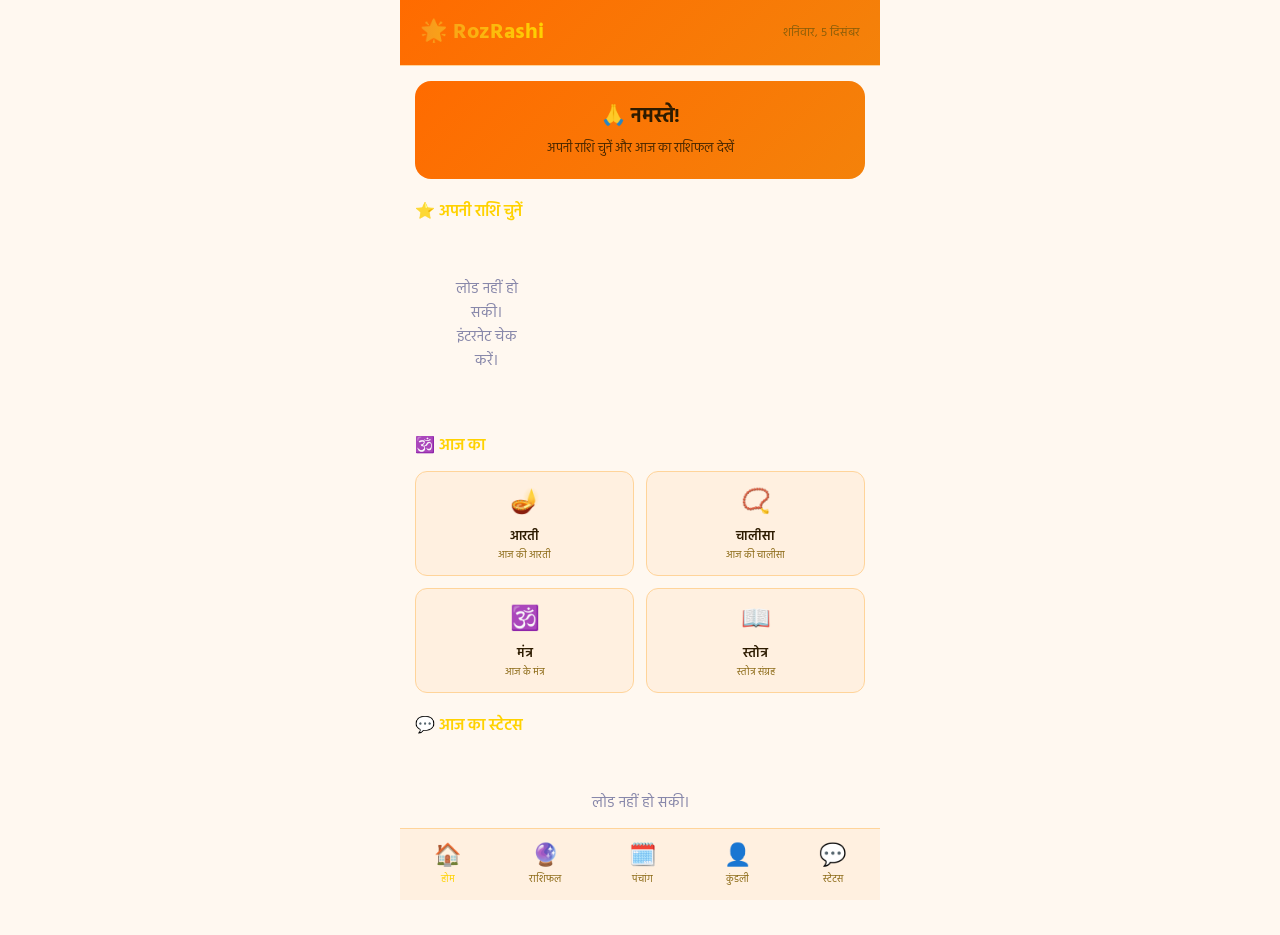
<file: templates/index.html>
<!DOCTYPE html>
<html lang="hi">
<head>
    <meta charset="UTF-8">
    <meta name="viewport" content="width=device-width, initial-scale=1.0">
    <meta name="color-scheme" content="light">
    <title>RozRashi</title>
    <link rel="stylesheet" href="/static/style.css">
</head>
<body>

<!-- ===== HEADER ===== -->
<div class="header">
    <h1>🌟 RozRashi</h1>
    <span class="date" id="today-date"></span>
</div>

<!-- ===== TOAST MESSAGE ===== -->
<div class="toast" id="toast">✅ कॉपी हो गया!</div>

<!-- ===== HOME SCREEN ===== -->
<div class="screen active" id="screen-home">
    <div class="welcome-card">
        <h2>🙏 नमस्ते!</h2>
        <p>अपनी राशि चुनें और आज का राशिफल देखें</p>
    </div>

    <div class="section-title">⭐ अपनी राशि चुनें</div>
    <div class="rashi-grid" id="rashi-grid">
        <div class="loading">राशि लोड हो रही है...</div>
    </div>

    <div class="section-title">🕉️ आज का</div>
    <div class="rashi-grid" style="grid-template-columns:repeat(2,1fr);gap:12px;margin-bottom:20px;">

        <div class="rashi-mini-card" id="home-aarti-card" style="cursor:pointer;">
            <span class="symbol">🪔</span>
            <div class="name">आरती</div>
            <div class="english" id="home-aarti-label">लोड हो रही है...</div>
        </div>

        <div class="rashi-mini-card" id="home-chalisa-card" style="cursor:pointer;">
            <span class="symbol">📿</span>
            <div class="name">चालीसा</div>
            <div class="english" id="home-chalisa-label">लोड हो रही है...</div>
        </div>

        <div class="rashi-mini-card" id="home-mantra-card" style="cursor:pointer;">
            <span class="symbol">🕉️</span>
            <div class="name">मंत्र</div>
            <div class="english" id="home-mantra-label">लोड हो रही है...</div>
        </div>

        <div class="rashi-mini-card" onclick="showScreen('stotra')" style="cursor:pointer;">
            <span class="symbol">📖</span>
            <div class="name">स्तोत्र</div>
            <div class="english">स्तोत्र संग्रह</div>
        </div>

    </div>

    <div class="section-title">💬 आज का स्टेटस</div>
    <div id="home-status-preview">
        <div class="loading">स्टेटस लोड हो रही है...</div>
    </div>
</div>

<!-- ===== RASHI LIST SCREEN ===== -->
<div class="screen" id="screen-rashifal">
    <div class="section-title">🔮 सभी राशियाँ</div>
    <div class="rashi-grid" id="rashifal-grid">
        <div class="loading">राशि लोड हो रही है...</div>
    </div>
</div>

<!-- ===== RASHI DETAIL SCREEN ===== -->
<div class="screen" id="screen-rashi-detail">
    <button class="back-btn" onclick="goBack()">← वापस जाएं</button>
    <div id="rashi-detail-content">
        <div class="loading">लोड हो रही है...</div>
    </div>
</div>

<!-- ===== PANCHANG SCREEN ===== -->
<div class="screen" id="screen-panchang">
    <div class="section-title">🗓️ आज का पंचांग</div>

    <div id="panchang-location-bar"
         style="background:rgba(255,107,0,0.1);border:1px solid rgba(255,107,0,0.3);
                border-radius:10px;padding:10px 14px;margin-bottom:14px;
                font-size:12px;color:#FF6B00;display:flex;
                justify-content:space-between;align-items:center;">
        <span id="panchang-location-text">📍 उज्जैन (डिफ़ॉल्ट)</span>
        <button onclick="getPanchangLocation()"
                style="background:rgba(255,107,0,0.2);border:1px solid #FF6B00;
                       border-radius:6px;padding:4px 10px;color:#FF6B00;
                       font-size:11px;cursor:pointer;font-family:'Hind',sans-serif;">
            📍 मेरा स्थान
        </button>
    </div>

    <div id="panchang-content">
        <div class="loading">पंचांग लोड हो रही है...</div>
    </div>
</div>

<!-- ===== KUNDALI SCREEN ===== -->
<div class="screen" id="screen-kundali">
    <div class="section-title">👤 जन्म कुंडली</div>

    <div id="kundali-form"
         style="background:rgba(255,255,255,0.05);border-radius:14px;
                padding:16px;margin-bottom:16px;">

        <div style="margin-bottom:12px;">
            <label style="font-size:12px;color:#FF6B00;display:block;margin-bottom:4px;">
                👤 नाम (वैकल्पिक)
            </label>
            <input type="text" id="k-name" placeholder="जातक का नाम"
                   style="width:100%;padding:10px;border-radius:8px;
                          border:1px solid rgba(255,107,0,0.3);
                          background:rgba(255,255,255,0.08);
                          color:#180a0a;font-size:14px;box-sizing:border-box;
                          font-family:'Hind',sans-serif;">
        </div>

        <div style="margin-bottom:12px;">
            <label style="font-size:12px;color:#FF6B00;display:block;margin-bottom:4px;">
                📅 जन्म तिथि *
            </label>
            <input type="date" id="k-dob"
                   style="width:100%;padding:10px;border-radius:8px;
                          border:1px solid rgba(255,107,0,0.3);
                          background:rgba(255,255,255,0.08);
                          color:#180a0a;font-size:14px;box-sizing:border-box;">
        </div>

        <div style="margin-bottom:12px;">
            <label style="font-size:12px;color:#FF6B00;display:block;margin-bottom:4px;">
                ⏰ जन्म समय *
            </label>
            <input type="time" id="k-tob"
                   style="width:100%;padding:10px;border-radius:8px;
                          border:1px solid rgba(255,107,0,0.3);
                          background:rgba(255,255,255,0.08);
                          color:#180a0a;font-size:14px;box-sizing:border-box;">
        </div>

        <div style="margin-bottom:16px;position:relative;">
            <label style="font-size:12px;color:#FF6B00;display:block;margin-bottom:4px;">
                📍 जन्म स्थान *
            </label>
            <input type="text" id="k-city"
                   placeholder="शहर का नाम टाइप करें..."
                   oninput="searchCity(this.value)"
                   autocomplete="off"
                   style="width:100%;padding:10px;border-radius:8px;
                          border:1px solid rgba(255,107,0,0.3);
                          background:rgba(255,255,255,0.08);
                          color:#180a0a;font-size:14px;box-sizing:border-box;
                          font-family:'Hind',sans-serif;">

            <div id="city-suggestions"
                 style="display:none;position:absolute;top:100%;left:0;right:0;
                        background:#1a0a2e;border:1px solid rgba(255,107,0,0.3);
                        border-radius:8px;z-index:100;max-height:160px;overflow-y:auto;">
            </div>

            <input type="hidden" id="k-lat">
            <input type="hidden" id="k-lng">
        </div>

        <button onclick="generateKundali()"
                style="width:100%;padding:14px;
                       background:linear-gradient(135deg,#FF6B00,#ff9500);
                       border:none;border-radius:12px;color:#180a0a;font-size:16px;
                       font-weight:bold;cursor:pointer;font-family:'Hind',sans-serif;">
            🔮 कुंडली बनाएं
        </button>
    </div>

    <div id="kundali-result" style="display:none;"></div>
</div>

<!-- ===== STATUS SCREEN ===== -->
<div class="screen" id="screen-status">
    <div class="category-tabs" id="category-tabs">
        <button class="tab-btn active"
                onclick="loadStatus('good_morning', this)">
            🌅 सुप्रभात
        </button>
        <button class="tab-btn"
                onclick="loadStatus('bhakti_quotes', this)">
            🙏 भक्ति
        </button>
        </div>
    <div id="status-list">
        <div class="loading">स्टेटस लोड हो रही है...</div>
    </div>
</div>

<!-- ===== IMAGE CARD GENERATOR OVERLAY ===== -->
<div class="generator-overlay" id="generatorOverlay">
    <div class="generator-box">
        <div class="generator-header">
            <span class="generator-title">🎨 Image Status बनाएं</span>
            <button class="generator-close" onclick="closeGenerator()">✕</button>
        </div>

        <div style="background:#0f0f1a;border-radius:10px;padding:12px;
                    margin-bottom:14px;font-size:14px;line-height:1.7;
                    color:#ddddff;font-family:'Hind',sans-serif;"
             id="generatorText">
        </div>

        <div class="theme-label">🎨 थीम चुनें</div>
        <div class="theme-row">
            <button class="theme-btn theme-purple selected"
                    onclick="selectTheme(0,this)">Purple</button>
            <button class="theme-btn theme-sunset"
                    onclick="selectTheme(1,this)">Sunset</button>
            <button class="theme-btn theme-ocean"
                    onclick="selectTheme(2,this)">Ocean</button>
            <button class="theme-btn theme-forest"
                    onclick="selectTheme(3,this)">Forest</button>
            <button class="theme-btn theme-rose"
                    onclick="selectTheme(4,this)">Rose</button>
            <button class="theme-btn theme-dark"
                    onclick="selectTheme(5,this)">Dark</button>
        </div>

        <div class="theme-label">👁️ Preview</div>
        <div class="canvas-wrap">
            <canvas id="statusCanvas" width="1080" height="1080"></canvas>
        </div>

        <div class="gen-btn-row">
            <button class="btn-download" onclick="downloadImage()">
                📥 Download
            </button>
            <button class="btn-wa-share" onclick="shareImage()">
                📤 WhatsApp
            </button>
        </div>
    </div>
</div>

<!-- ===== CHALISA SCREEN ===== -->
<div class="screen" id="screen-chalisa">
    <div class="section-title">📿 चालीसा</div>
    <div class="category-tabs">
        <button class="tab-btn active" onclick="loadChalisaList(this)">
            📋 सभी चालीसा
        </button>
        <button class="tab-btn" onclick="loadTodayChalisa(this)">
            ⭐ आज की चालीसा
        </button>
    </div>
    <div id="chalisa-list">
        <div class="loading">चालीसा लोड हो रही है...</div>
    </div>
</div>

<!-- ===== CHALISA DETAIL SCREEN ===== -->
<div class="screen" id="screen-chalisa-detail">
    <button class="back-btn" onclick="goBackToChalisa()">
        ← वापस जाएं
    </button>
    <div id="chalisa-detail-content">
        <div class="loading">लोड हो रही है...</div>
    </div>
</div>

<!-- ===== AARTI SCREEN ===== -->
<div class="screen" id="screen-aarti">
    <div class="section-title">🪔 आरती</div>
    <div class="category-tabs">
        <button class="tab-btn active" onclick="loadAartiList(this)">
            📋 सभी आरती
        </button>
        <button class="tab-btn" onclick="loadTodayAarti(this)">
            ⭐ आज की आरती
        </button>
    </div>
    <div id="aarti-list">
        <div class="loading">आरती लोड हो रही है...</div>
    </div>
</div>

<!-- ===== AARTI DETAIL SCREEN ===== -->
<div class="screen" id="screen-aarti-detail">
    <button class="back-btn" onclick="goBackToAarti()">
        ← वापस जाएं
    </button>
    <div id="aarti-detail-content">
        <div class="loading">लोड हो रही है...</div>
    </div>
</div>

<!-- ===== MANTRA SCREEN ===== -->
<div class="screen" id="screen-mantra">
    <div class="section-title">🕉️ मंत्र</div>
    <div class="category-tabs">
        <button class="tab-btn active" onclick="loadMantraList(this)">
            📋 सभी मंत्र
        </button>
        <button class="tab-btn" onclick="loadTodayMantra(this)">
            ⭐ आज के मंत्र
        </button>
    </div>
    <div id="mantra-list">
        <div class="loading">मंत्र लोड हो रही है...</div>
    </div>
</div>

<!-- ===== STOTRA SCREEN ===== -->
<div class="screen" id="screen-stotra">
    <div class="section-title">📖 स्तोत्र संग्रह</div>
    <div class="category-tabs">
        <button class="tab-btn active" onclick="loadStotraList(this)">
            📋 सभी स्तोत्र
        </button>
    </div>
    <div id="stotra-list">
        <div class="loading">स्तोत्र लोड हो रही है...</div>
    </div>
</div>

<!-- ===== STOTRA DETAIL SCREEN ===== -->
<div class="screen" id="screen-stotra-detail">
    <button class="back-btn" onclick="goBackToStotra()">
        ← वापस जाएं
    </button>
    <div id="stotra-detail-content">
        <div class="loading">लोड हो रही है...</div>
    </div>
</div>

<!-- ===== BOTTOM NAVIGATION ===== -->
<div class="bottom-nav">
    <button class="nav-btn active" id="nav-home"
            onclick="showScreen('home')">
        <span class="nav-icon">🏠</span>
        <span class="nav-label">होम</span>
    </button>
    <button class="nav-btn" id="nav-rashifal"
            onclick="showScreen('rashifal')">
        <span class="nav-icon">🔮</span>
        <span class="nav-label">राशिफल</span>
    </button>
    <button class="nav-btn" id="nav-panchang"
            onclick="showScreen('panchang')">
        <span class="nav-icon">🗓️</span>
        <span class="nav-label">पंचांग</span>
    </button>
    <button class="nav-btn" id="nav-kundali"
            onclick="showScreen('kundali')">
        <span class="nav-icon">👤</span>
        <span class="nav-label">कुंडली</span>
    </button>
    <button class="nav-btn" id="nav-status"
            onclick="showScreen('status')">
        <span class="nav-icon">💬</span>
        <span class="nav-label">स्टेटस</span>
    </button>
</div>

<script src="/static/app.js"></script>
</body>
</html>
</file>
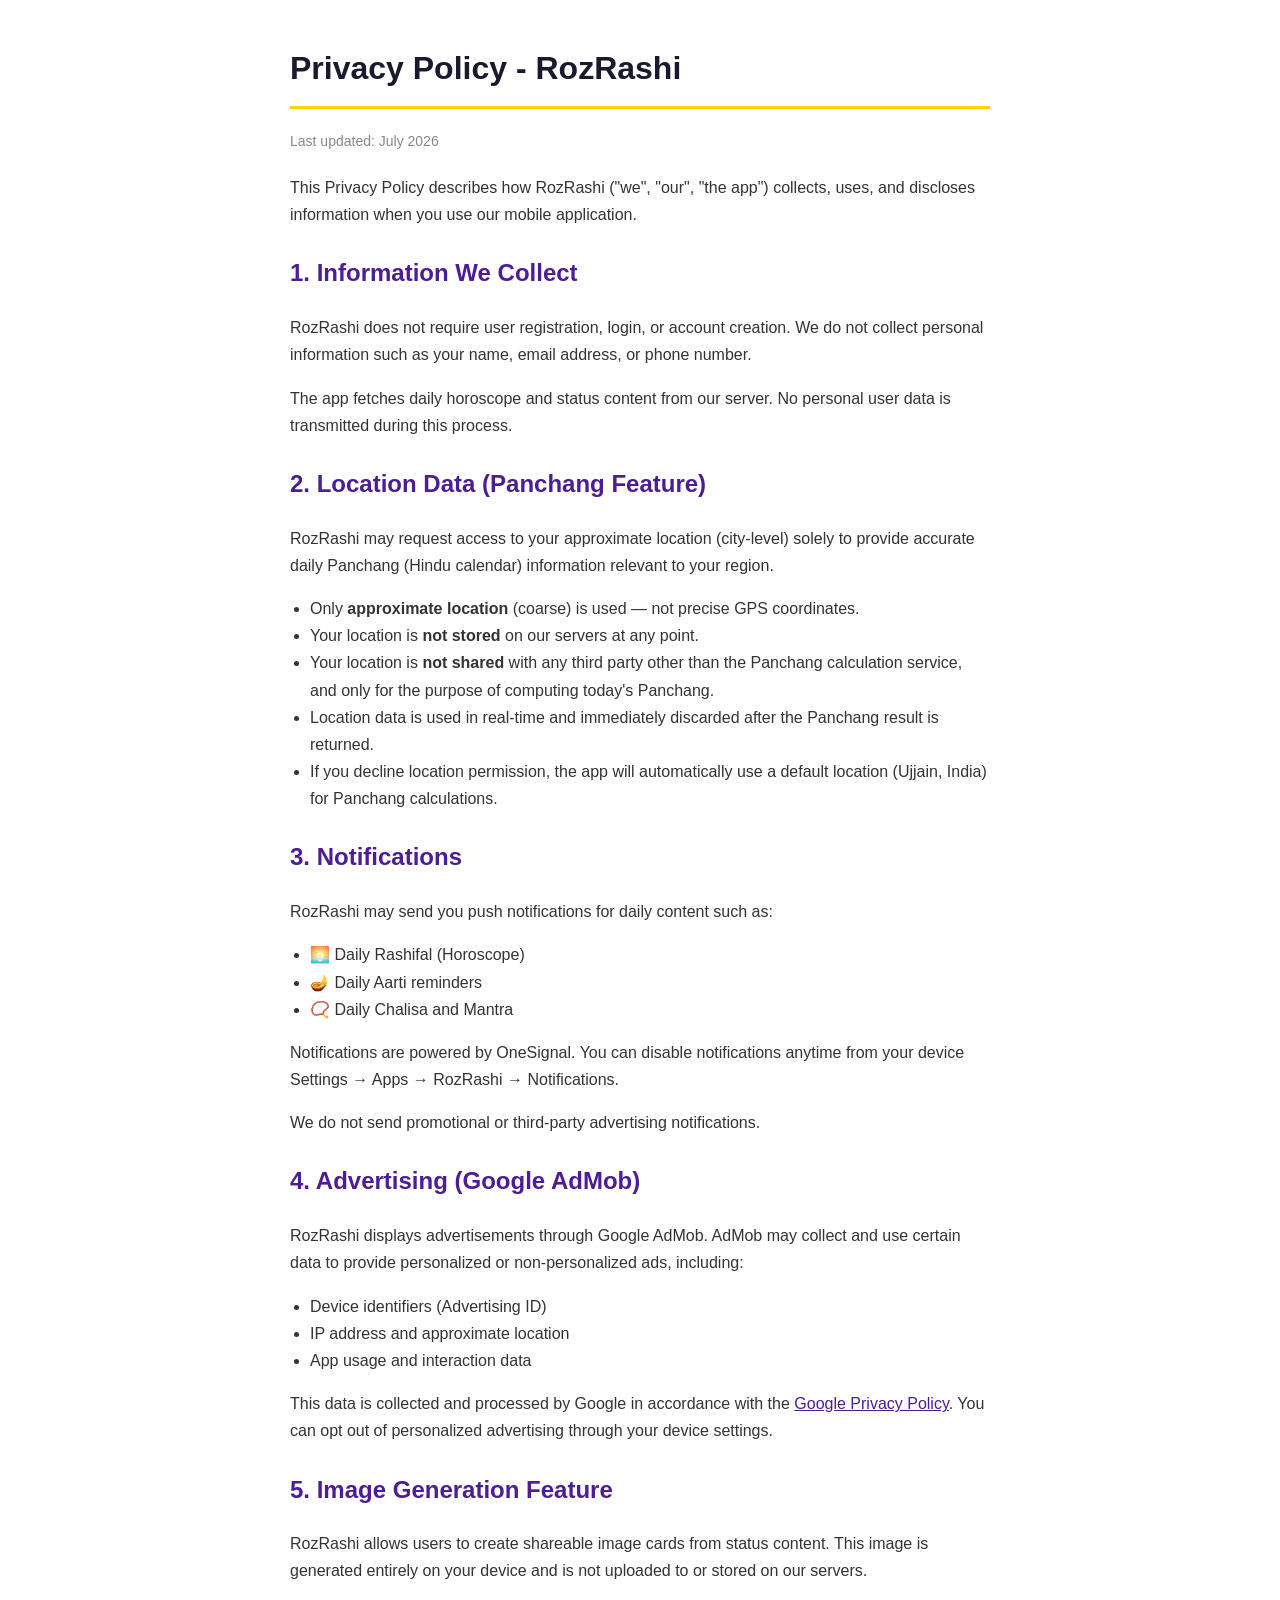
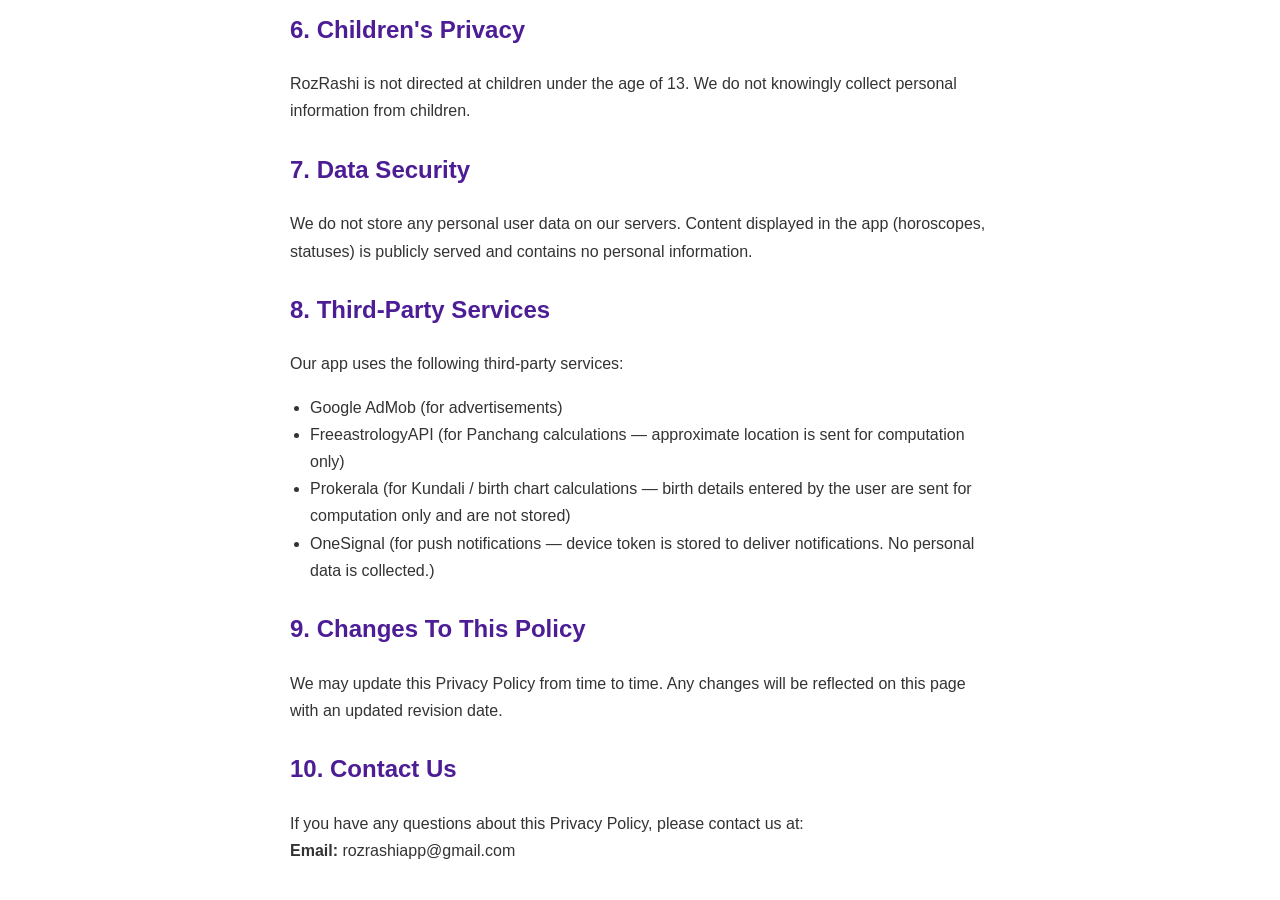
<file: templates/privacy.html>
<!DOCTYPE html>
<html lang="en">
<head>
    <meta charset="UTF-8">
    <meta name="viewport" content="width=device-width, initial-scale=1.0">
    <title>Privacy Policy - RozRashi</title>
    <style>
        body {
            font-family: Arial, sans-serif;
            max-width: 700px;
            margin: 0 auto;
            padding: 20px;
            line-height: 1.7;
            color: #333;
            background: #ffffff;
        }
        h1 {
            color: #1a1a2e;
            border-bottom: 3px solid #ffd200;
            padding-bottom: 10px;
        }
        h2 {
            color: #4c1d95;
            margin-top: 25px;
        }
        .updated {
            color: #888;
            font-size: 14px;
            margin-bottom: 20px;
        }
        ul {
            padding-left: 20px;
        }
        a {
            color: #4c1d95;
        }
    </style>
</head>
<body>

<h1>Privacy Policy - RozRashi</h1>
<p class="updated">Last updated: July 2026</p>

<p>
This Privacy Policy describes how RozRashi ("we", "our", "the app")
collects, uses, and discloses information when you use our
mobile application.
</p>

<h2>1. Information We Collect</h2>
<p>
RozRashi does not require user registration, login, or account
creation. We do not collect personal information such as your
name, email address, or phone number.
</p>
<p>
The app fetches daily horoscope and status content from our
server. No personal user data is transmitted during this process.
</p>

<h2>2. Location Data (Panchang Feature)</h2>
<p>
RozRashi may request access to your approximate location
(city-level) solely to provide accurate daily Panchang
(Hindu calendar) information relevant to your region.
</p>
<ul>
    <li>Only <strong>approximate location</strong> (coarse) is
        used — not precise GPS coordinates.</li>
    <li>Your location is <strong>not stored</strong> on our
        servers at any point.</li>
    <li>Your location is <strong>not shared</strong> with any
        third party other than the Panchang calculation service,
        and only for the purpose of computing today's Panchang.
    </li>
    <li>Location data is used in real-time and immediately
        discarded after the Panchang result is returned.</li>
    <li>If you decline location permission, the app will
        automatically use a default location (Ujjain, India)
        for Panchang calculations.</li>
</ul>

<h2>3. Notifications</h2>
<p>
    RozRashi may send you push notifications 
    for daily content such as:
</p>
<ul>
    <li>🌅 Daily Rashifal (Horoscope)</li>
    <li>🪔 Daily Aarti reminders</li>
    <li>📿 Daily Chalisa and Mantra</li>
</ul>
<p>
    Notifications are powered by OneSignal. 
    You can disable notifications anytime 
    from your device Settings → Apps → 
    RozRashi → Notifications.
</p>
<p>
    We do not send promotional or 
    third-party advertising notifications.
</p>

<h2>4. Advertising (Google AdMob)</h2>
<p>
RozRashi displays advertisements through Google AdMob. AdMob may
collect and use certain data to provide personalized or
non-personalized ads, including:
</p>
<ul>
    <li>Device identifiers (Advertising ID)</li>
    <li>IP address and approximate location</li>
    <li>App usage and interaction data</li>
</ul>
<p>
This data is collected and processed by Google in accordance with
the
<a href="https://policies.google.com/privacy" target="_blank">
Google Privacy Policy</a>.
You can opt out of personalized advertising through your device
settings.
</p>

<h2>5. Image Generation Feature</h2>
<p>
RozRashi allows users to create shareable image cards from status
content. This image is generated entirely on your device and is
not uploaded to or stored on our servers.
</p>

<h2>6. Children's Privacy</h2>
<p>
RozRashi is not directed at children under the age of 13. We do
not knowingly collect personal information from children.
</p>

<h2>7. Data Security</h2>
<p>
We do not store any personal user data on our servers. Content
displayed in the app (horoscopes, statuses) is publicly served
and contains no personal information.
</p>

<h2>8. Third-Party Services</h2>
<p>
Our app uses the following third-party services:
</p>
<ul>
    <li>Google AdMob (for advertisements)</li>
    <li>FreeastrologyAPI (for Panchang calculations —
        approximate location is sent for computation only)</li>
    <li>Prokerala (for Kundali / birth chart calculations —
        birth details entered by the user are sent for
        computation only and are not stored)</li>
    <li>OneSignal (for push notifications — 
        device token is stored to deliver 
        notifications. No personal data 
        is collected.)</li>
</ul>

<h2>9. Changes To This Policy</h2>
<p>
We may update this Privacy Policy from time to time. Any changes
will be reflected on this page with an updated revision date.
</p>

<h2>10. Contact Us</h2>
<p>
If you have any questions about this Privacy Policy, please
contact us at:
<br>
<strong>Email:</strong> rozrashiapp@gmail.com
</p>

</body>
</html>
</file>
<file: static/style.css>
@import url('https://fonts.googleapis.com/css2?family=Hind:wght@300;400;500;600;700&display=swap');

* {
    margin: 0;
    padding: 0;
    box-sizing: border-box;
}

body {
    font-family: 'Hind', sans-serif;
    background-color: #FFF8F0;
    color: #2D1B00;
    max-width: 480px;
    margin: 0 auto;
    min-height: 100vh;
    overflow-x: hidden;
}

/* ===== TOP HEADER ===== */
.header {
    background: linear-gradient(135deg, #FF6B00, #F4820A);
    padding: 15px 20px;
    display: flex;
    align-items: center;
    justify-content: space-between;
    position: sticky;
    top: 0;
    z-index: 100;
    border-bottom: 1px solid #FFD49A;
}

.header h1 {
    font-size: 22px;
    font-weight: 700;
    background: linear-gradient(90deg, #f7971e, #ffd200);
    -webkit-background-clip: text;
    background-clip: text;
    -webkit-text-fill-color: transparent;
    color: transparent;
}

.header .date {
    font-size: 12px;
    color: #8B5E0A;
}

/* ===== SCREENS ===== */
.screen {
    display: none;
    padding: 15px;
    padding-bottom: 80px;
}

.screen.active {
    display: block;
}

/* ===== HOME SCREEN ===== */
.welcome-card {
    background: linear-gradient(135deg, #FF6B00, #F4820A);
    border-radius: 16px;
    padding: 20px;
    margin-bottom: 20px;
    text-align: center;
}

.welcome-card h2 {
    font-size: 20px;
    margin-bottom: 5px;
}

.welcome-card p {
    font-size: 13px;
    opacity: 0.85;
}

.section-title {
    font-size: 16px;
    font-weight: 600;
    color: #ffd200;
    margin-bottom: 12px;
    margin-top: 10px;
}

/* ===== RASHI GRID ON HOME ===== */
.rashi-grid {
    display: grid;
    grid-template-columns: repeat(3, 1fr);
    gap: 10px;
    margin-bottom: 20px;
}

.rashi-mini-card {
    background: #FFF0E0;
    border: 1px solid #FFD49A;
    border-radius: 12px;
    padding: 12px 8px;
    text-align: center;
    cursor: pointer;
    transition: all 0.2s;
}

.rashi-mini-card:active {
    transform: scale(0.95);
    background: #2a2a4a;
}

.rashi-mini-card .symbol {
    font-size: 24px;
    display: block;
    margin-bottom: 4px;
}

.rashi-mini-card .name {
    font-size: 13px;
    font-weight: 600;
    color: #2D1B00;
}

.rashi-mini-card .english {
    font-size: 10px;
    color: #8B6914;
}

/* ===== RASHI DETAIL ===== */
.rashi-detail-card {
    background: linear-gradient(135deg, #FFF0E0, #FFF8F0);
    border-radius: 16px;
    padding: 24px;
    text-align: center;
    border: 1px solid #FFD49A;
    margin-bottom: 16px;
}

.rashi-detail-card .big-symbol {
    font-size: 60px;
    display: block;
    margin-bottom: 10px;
}

.rashi-detail-card h2 {
    font-size: 26px;
    font-weight: 700;
    margin-bottom: 4px;
    color: #ffd200;
}

.rashi-detail-card .english-name {
    font-size: 14px;
    color: #8888aa;
    margin-bottom: 16px;
}

.rashi-detail-card .message {
    font-size: 16px;
    line-height: 1.7;
    color: #2D1B00;
    text-align: left;
    background: #FFF0E0;
    padding: 16px;
    border-radius: 12px;
    margin-bottom: 16px;
}

.lucky-row {
    display: flex;
    gap: 10px;
    justify-content: center;
    flex-wrap: wrap;
}

.lucky-badge {
    background: #FFD49A;
    border-radius: 20px;
    padding: 6px 14px;
    font-size: 13px;
    color: #7A3B00;
}

/* ===== STATUS SCREEN ===== */
.category-tabs {
    display: flex;
    gap: 8px;
    overflow-x: auto;
    padding-bottom: 10px;
    margin-bottom: 16px;
    scrollbar-width: none;
}

.category-tabs::-webkit-scrollbar {
    display: none;
}

.tab-btn {
    background: #FFF0E0;
    border: 1px solid #FFD49A;
    border-radius: 20px;
    padding: 7px 16px;
    font-size: 13px;
    color: #8B6914;
    cursor: pointer;
    white-space: nowrap;
    font-family: 'Hind', sans-serif;
    transition: all 0.2s;
}

.tab-btn.active {
    background: linear-gradient(135deg, #f7971e, #ffd200);
    color: #000000;
    font-weight: 600;
    border-color: transparent;
}

/* ===== STATUS CARDS ===== */
.status-card {
    background: #FFF0E0;
    border: 1px solid #FFD49A;
    border-radius: 14px;
    padding: 16px;
    margin-bottom: 12px;
    position: relative;
}

.status-card .status-text {
    font-size: 15px;
    line-height: 1.7;
    color: #2D1B00;
    margin-bottom: 12px;
}

.status-actions {
    display: flex;
    gap: 8px;
}

.btn-copy {
    flex: 1;
    background: #FFD49A;
    border: none;
    border-radius: 8px;
    padding: 8px;
    color: #2D1B00;
    font-size: 13px;
    cursor: pointer;
    font-family: 'Hind', sans-serif;
    transition: all 0.2s;
}

.btn-share {
    flex: 1;
    background: linear-gradient(135deg, #25d366, #128c7e);
    border: none;
    border-radius: 8px;
    padding: 8px;
    color: #ffffff;
    font-size: 13px;
    cursor: pointer;
    font-family: 'Hind', sans-serif;
    transition: all 0.2s;
}

.btn-copy:active, .btn-share:active {
    transform: scale(0.97);
}

/* ===== BACK BUTTON ===== */
.back-btn {
    background: #FFD49A;
    border: none;
    border-radius: 8px;
    padding: 8px 14px;
    color: #2D1B00;
    font-size: 13px;
    cursor: pointer;
    margin-bottom: 16px;
    font-family: 'Hind', sans-serif;
}

/* ===== BOTTOM NAVIGATION ===== */
.bottom-nav {
    position: fixed;
    bottom: 0;
    left: 50%;
    transform: translateX(-50%);
    width: 100%;
    max-width: 480px;
    background: #FFF0E0;
    border-top: 1px solid #FFD49A;
    display: flex;
    justify-content: space-around;
    padding: 8px 0;
    z-index: 100;
}

.nav-btn {
    display: flex;
    flex-direction: column;
    align-items: center;
    gap: 3px;
    background: none;
    border: none;
    cursor: pointer;
    padding: 5px 15px;
    border-radius: 10px;
    transition: all 0.2s;
}

.nav-btn .nav-icon {
    font-size: 22px;
}

.nav-btn .nav-label {
    font-size: 10px;
    color: #8B6914;
    font-family: 'Hind', sans-serif;
}

.nav-btn.active .nav-label {
    color: #ffd200;
}

/* ===== LOADING ===== */
.loading {
    text-align: center;
    padding: 40px;
    color: #8888aa;
    font-size: 15px;
}

/* ===== TOAST MESSAGE ===== */
.toast {
    position: fixed;
    bottom: 90px;
    left: 50%;
    transform: translateX(-50%);
    background: #25d366;
    color: white;
    padding: 10px 24px;
    border-radius: 20px;
    font-size: 14px;
    font-family: 'Hind', sans-serif;
    z-index: 999;
    display: none;
}

/* ===== IMAGE CARD GENERATOR ===== */
.btn-image {
    flex: 1;
    background: linear-gradient(135deg, #25d366, #128c7e);
    border: none;
    border-radius: 8px;
    padding: 8px;
    color: #ffffff;
    font-size: 13px;
    cursor: pointer;
    font-family: 'Hind', sans-serif;
    transition: all 0.2s;
}

.btn-image:active {
    transform: scale(0.97);
}

/* ===== CARD GENERATOR OVERLAY ===== */
.generator-overlay {
    display: none;
    position: fixed;
    top: 0;
    left: 0;
    width: 100%;
    height: 100%;
    background: rgba(0,0,0,0.85);
    z-index: 999;
    flex-direction: column;
    align-items: center;
    justify-content: flex-start;
    overflow-y: auto;
    padding: 20px 15px 100px;
}

.generator-overlay.active {
    display: flex;
}

.generator-box {
    background: #1a1a2e;
    border-radius: 16px;
    padding: 16px;
    width: 100%;
    max-width: 420px;
    border: 1px solid #2a2a4a;
}

.generator-header {
    display: flex;
    justify-content: space-between;
    align-items: center;
    margin-bottom: 14px;
}

.generator-title {
    font-size: 16px;
    font-weight: 600;
    color: #ffd200;
}

.generator-close {
    background: #2a2a4a;
    border: none;
    color: #ffffff;
    width: 30px;
    height: 30px;
    border-radius: 50%;
    font-size: 16px;
    cursor: pointer;
    display: flex;
    align-items: center;
    justify-content: center;
}

/* ===== THEME SELECTOR ===== */
.theme-label {
    font-size: 12px;
    color: #8888aa;
    margin-bottom: 8px;
}

.theme-row {
    display: grid;
    grid-template-columns: repeat(3, 1fr);
    gap: 8px;
    margin-bottom: 14px;
}

.theme-btn {
    height: 44px;
    border-radius: 10px;
    border: 2px solid transparent;
    cursor: pointer;
    font-size: 11px;
    font-weight: 600;
    color: white;
    font-family: 'Hind', sans-serif;
    transition: all 0.2s;
}

.theme-btn.selected {
    border-color: #ffd200;
    transform: scale(1.05);
}

.theme-purple { background: linear-gradient(135deg, #4c1d95, #7c3aed); }
.theme-sunset { background: linear-gradient(135deg, #92400e, #dc2626); }
.theme-ocean  { background: linear-gradient(135deg, #1e3a5f, #0369a1); }
.theme-forest { background: linear-gradient(135deg, #14532d, #15803d); }
.theme-rose   { background: linear-gradient(135deg, #881337, #be185d); }
.theme-dark   { background: linear-gradient(135deg, #111827, #374151); }

/* ===== CANVAS PREVIEW ===== */
.canvas-wrap {
    background: #0f0f1a;
    border-radius: 12px;
    padding: 10px;
    display: flex;
    justify-content: center;
    margin-bottom: 12px;
}

#statusCanvas {
    border-radius: 10px;
    width: 100%;
    max-width: 280px;
    height: auto;
}

/* ===== GENERATOR BUTTONS ===== */
.gen-btn-row {
    display: flex;
    gap: 8px;
}

.btn-download {
    flex: 1;
    background: #7c3aed;
    border: none;
    border-radius: 10px;
    padding: 12px;
    color: white;
    font-size: 14px;
    font-weight: 600;
    cursor: pointer;
    font-family: 'Hind', sans-serif;
}

.btn-wa-share {
    flex: 1;
    background: #25d366;
    border: none;
    border-radius: 10px;
    padding: 12px;
    color: white;
    font-size: 14px;
    font-weight: 600;
    cursor: pointer;
    font-family: 'Hind', sans-serif;
}
</file>
